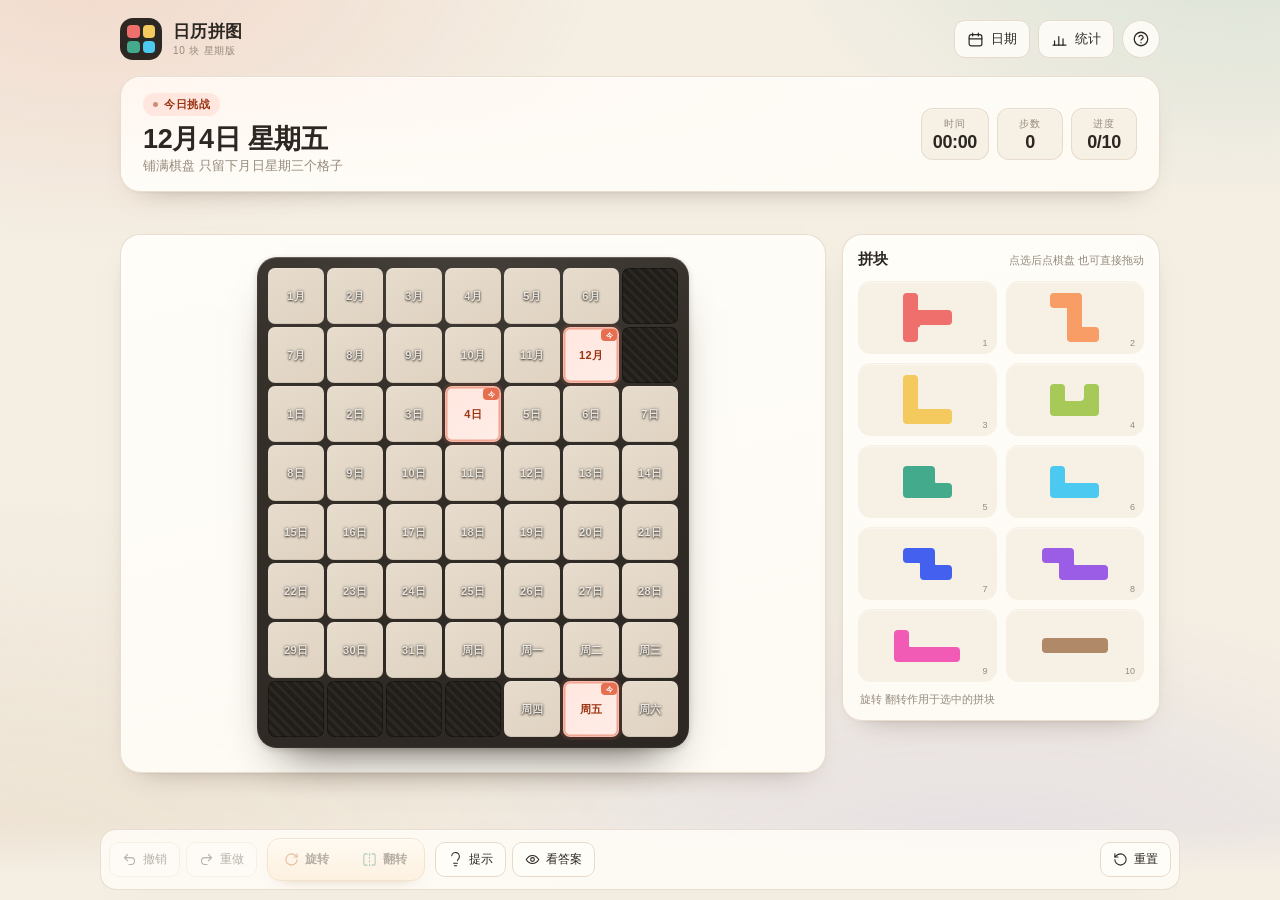
<file: index.html>
<!DOCTYPE html>
<html lang="zh-CN">
<head>
  <meta charset="utf-8">
  <meta name="viewport" content="width=device-width, initial-scale=1, viewport-fit=cover, user-scalable=no">
  <meta name="theme-color" content="#f4eee3">
  <meta name="description" content="10 块日历拼图 铺满棋盘 只留下月 日 星期三个格子 每天一道 离线可玩">
  <title>日历拼图 10 块星期版</title>
  <link rel="manifest" href="manifest.webmanifest">
  <link rel="apple-touch-icon" href="icons/icon-192.png">
  <link rel="icon" type="image/png" href="icons/icon-192.png">
  <link rel="stylesheet" href="styles.css">
</head>
<body>
  <svg class="sprite" xmlns="http://www.w3.org/2000/svg" aria-hidden="true" focusable="false">
    <symbol id="i-undo" viewBox="0 0 24 24"><path d="M9 14 4 9l5-5"/><path d="M4 9h10.5a5.5 5.5 0 0 1 0 11H11"/></symbol>
    <symbol id="i-redo" viewBox="0 0 24 24"><path d="m15 14 5-5-5-5"/><path d="M20 9H9.5a5.5 5.5 0 0 0 0 11H13"/></symbol>
    <symbol id="i-rotate" viewBox="0 0 24 24"><path d="M21 12a9 9 0 1 1-9-9c2.52 0 4.94.99 6.74 2.74L21 8"/><path d="M21 3v5h-5"/></symbol>
    <symbol id="i-flip" viewBox="0 0 24 24"><path d="M8 3H5a2 2 0 0 0-2 2v14c0 1.1.9 2 2 2h3"/><path d="M16 3h3a2 2 0 0 1 2 2v14a2 2 0 0 1-2 2h-3"/><path d="M12 20v2M12 14v2M12 8v2M12 2v3"/></symbol>
    <symbol id="i-hint" viewBox="0 0 24 24"><path d="M15 14c.2-1 .7-1.7 1.5-2.5 1-.9 1.5-2.2 1.5-3.5A6 6 0 0 0 6 6 0 0 0 0 9.5c0 1 .5 2.2 1.5 3.1.8.7 1.3 1.5 1.5 2.5"/><path d="M9 18h6"/><path d="M10 22h4"/></symbol>
    <symbol id="i-answer" viewBox="0 0 24 24"><path d="M2 12c2.5-4.2 6-6.5 10-6.5s7.5 2.3 10 6.5c-2.5 4.2-6 6.5-10 6.5S4.5 16.2 2 12Z"/><circle cx="12" cy="12" r="3"/></symbol>
    <symbol id="i-reset" viewBox="0 0 24 24"><path d="M3 12a9 9 0 1 0 9-9 9.75 9.75 0 0 0-6.74 2.74L3 8"/><path d="M3 3v5h5"/></symbol>
    <symbol id="i-calendar" viewBox="0 0 24 24"><rect x="3" y="5" width="18" height="16" rx="3"/><path d="M8 3v4M16 3v4M3 11h18"/></symbol>
    <symbol id="i-stats" viewBox="0 0 24 24"><path d="M5 20v-6M11 20V8M17 20v-9"/><path d="M3 20h18"/></symbol>
    <symbol id="i-help" viewBox="0 0 24 24"><circle cx="12" cy="12" r="9"/><path d="M9.2 9a2.9 2.9 0 0 1 5.6 1c0 1.9-2.8 2.4-2.8 3.4"/><path d="M12 17h.01"/></symbol>
    <symbol id="i-install" viewBox="0 0 24 24"><path d="M21 15v4a2 2 0 0 1-2 2H5a2 2 0 0 1-2-2v-4"/><path d="m7 10 5 5 5-5"/><path d="M12 15V3"/></symbol>
    <symbol id="i-close" viewBox="0 0 24 24"><path d="M18 6 6 18M6 6l12 12"/></symbol>
    <symbol id="i-minus" viewBox="0 0 24 24"><path d="M5 12h14"/></symbol>
    <symbol id="i-plus" viewBox="0 0 24 24"><path d="M12 5v14M5 12h14"/></symbol>
    <symbol id="i-check" viewBox="0 0 24 24"><path d="m20 6-11 11-5-5"/></symbol>
    <symbol id="i-flame" viewBox="0 0 24 24"><path d="M8.5 14.5A2.5 2.5 0 0 0 11 12c0-1.38-.5-2-1-3-1.072-2.143-.224-4.054 2-6 .5 2.5 2 4.9 4 6.5 2 1.6 3 3.5 3 5.5a7 7 0 1 1-14 0c0-1.153.433-2.294 1-3a2.5 2.5 0 0 0 2.5 2.5Z"/></symbol>
    <symbol id="i-award" viewBox="0 0 24 24"><circle cx="12" cy="8" r="6"/><path d="M15.477 12.89 17 22l-5-3-5 3 1.523-9.11"/></symbol>
    <symbol id="i-clock" viewBox="0 0 24 24"><circle cx="12" cy="12" r="9"/><path d="M12 7v5l3 2"/></symbol>
    <symbol id="i-gauge" viewBox="0 0 24 24"><path d="m12 14 4-4"/><path d="M3.34 19a10 10 0 1 1 17.32 0"/></symbol>
  </svg>

  <div class="app">
    <header class="topbar">
      <div class="brand">
        <span class="brand-mark" aria-hidden="true"><i></i><i></i><i></i><i></i></span>
        <span class="brand-text">
          <b>日历拼图</b>
          <small>10 块 星期版</small>
        </span>
      </div>
      <nav class="top-actions">
        <button id="btnInstall" class="btn subtle icon-sm install-btn" hidden>
          <svg class="ico" aria-hidden="true"><use href="#i-install"/></svg><span class="label">安装到设备</span>
        </button>
        <button id="btnDate" class="btn subtle icon-sm">
          <svg class="ico" aria-hidden="true"><use href="#i-calendar"/></svg><span class="label">日期</span>
        </button>
        <button id="btnStats" class="btn subtle icon-sm">
          <svg class="ico" aria-hidden="true"><use href="#i-stats"/></svg><span class="label">统计</span>
        </button>
        <button id="btnHelp" class="btn subtle icon" aria-label="帮助与安装说明">
          <svg class="ico" aria-hidden="true"><use href="#i-help"/></svg>
        </button>
      </nav>
    </header>

    <main class="layout">
      <section class="challenge panel">
        <div class="challenge-left">
          <div class="challenge-head">
            <span id="challengeTag" class="challenge-tag">今日挑战</span>
            <span id="challengeYear" class="challenge-year" hidden></span>
            <button id="btnBackToday" class="back-today" type="button" hidden>
              <svg class="ico" aria-hidden="true"><use href="#i-calendar"/></svg>回到今天
            </button>
          </div>
          <h1 id="challengeTitle">11月2日 星期一</h1>
          <p class="challenge-sub">铺满棋盘 只留下月日星期三个格子</p>
        </div>
        <div class="metrics">
          <div class="metric"><span>时间</span><strong id="timer">00:00</strong></div>
          <div class="metric"><span>步数</span><strong id="moves">0</strong></div>
          <div class="metric"><span>进度</span><strong id="progress">0/10</strong></div>
        </div>
      </section>

      <section class="board-card panel">
        <div class="board-wrap">
          <div id="board" class="board" role="grid" aria-label="日历拼图棋盘"></div>
        </div>
        <div id="answerBar" class="answer-bar" hidden>
          <span id="answerText">答案模式</span>
          <div class="answer-actions">
            <button id="answerNext" class="mini-btn" type="button">换一种</button>
            <button id="answerReset" class="mini-btn" type="button">重新开始</button>
          </div>
        </div>
      </section>

      <aside class="tray-card panel">
        <div class="tray-head">
          <h2>拼块</h2>
          <span>点选后点棋盘 也可直接拖动</span>
        </div>
        <div id="tray" class="tray" aria-label="拼块列表"></div>
        <p class="tray-foot">旋转 翻转作用于选中的拼块</p>
      </aside>
    </main>

    <footer class="dock">
      <div class="dock-inner">
        <div class="dock-group">
          <button id="btnUndo" class="dock-btn" type="button" aria-label="撤销">
            <svg class="ico" aria-hidden="true"><use href="#i-undo"/></svg><span>撤销</span>
          </button>
          <button id="btnRedo" class="dock-btn" type="button" aria-label="重做">
            <svg class="ico" aria-hidden="true"><use href="#i-redo"/></svg><span>重做</span>
          </button>
        </div>
        <div class="dock-group dock-transform">
          <button id="btnRotate" class="dock-btn" type="button" aria-label="旋转选中拼块">
            <svg class="ico" aria-hidden="true"><use href="#i-rotate"/></svg><span>旋转</span>
          </button>
          <button id="btnFlip" class="dock-btn" type="button" aria-label="翻转选中拼块">
            <svg class="ico" aria-hidden="true"><use href="#i-flip"/></svg><span>翻转</span>
          </button>
        </div>
        <div class="dock-group">
          <button id="btnHint" class="dock-btn" type="button" aria-label="提示">
            <svg class="ico" aria-hidden="true"><use href="#i-hint"/></svg><span>提示</span>
          </button>
          <button id="btnAnswer" class="dock-btn" type="button" aria-label="查看答案">
            <svg class="ico" aria-hidden="true"><use href="#i-answer"/></svg><span id="answerLabel">看答案</span>
          </button>
        </div>
        <div class="dock-group dock-right">
          <button id="btnReset" class="dock-btn" type="button" aria-label="重置">
            <svg class="ico" aria-hidden="true"><use href="#i-reset"/></svg><span>重置</span>
          </button>
        </div>
      </div>
    </footer>
  </div>

  <div id="installTip" class="install-tip" role="dialog" aria-live="polite" aria-label="安装到主屏幕" hidden>
    <span class="install-tip-icon" aria-hidden="true">
      <svg class="ico" aria-hidden="true"><use href="#i-install"/></svg>
    </span>
    <div class="install-tip-text">
      <strong id="installTipTitle">装到桌面 离线也能玩</strong>
      <span id="installTipSub">独立全屏 没有地址栏</span>
    </div>
    <button id="installTipGo" class="btn primary install-tip-go" type="button">安装</button>
    <a id="installTipDown" class="btn primary install-tip-go" href="download/calendar-puzzle.apk" download hidden>下载</a>
    <button id="installTipClose" class="install-tip-close" type="button" aria-label="暂不安装">
      <svg class="ico" aria-hidden="true"><use href="#i-close"/></svg>
    </button>
  </div>

  <div id="toast" class="toast" aria-live="polite"></div>

  <div id="dateModal" class="modal" aria-hidden="true" role="dialog" aria-modal="true" aria-labelledby="dateModalTitle">
    <div class="modal-card date-card">
      <div class="modal-head">
        <h2 id="dateModalTitle">选择日期</h2>
        <button class="modal-close" type="button" data-close aria-label="关闭">
          <svg class="ico" aria-hidden="true"><use href="#i-close"/></svg>
        </button>
      </div>
      <div class="date-preview">
        <strong id="datePreview">2026年11月6日 星期五</strong>
        <span>星期按年月日自动计算</span>
      </div>
      <div class="date-section">
        <h3>年份</h3>
        <div class="year-row">
          <button id="yearPrev" class="year-step" type="button" aria-label="上一年">
            <svg class="ico" aria-hidden="true"><use href="#i-minus"/></svg>
          </button>
          <input id="yearInput" class="year-input" type="number" inputmode="numeric" min="1" max="9999" step="1" aria-label="年份">
          <button id="yearNext" class="year-step" type="button" aria-label="下一年">
            <svg class="ico" aria-hidden="true"><use href="#i-plus"/></svg>
          </button>
        </div>
      </div>
      <div class="date-section">
        <h3>月份</h3>
        <div id="monthGrid" class="chips month-chips"></div>
      </div>
      <div class="date-section">
        <h3>日期</h3>
        <div id="dayGrid" class="chips day-chips"></div>
      </div>
      <p class="date-warning" id="dateWarning">切换日期会开始新的一局 当前进度不保留</p>
      <div class="modal-actions">
        <button id="btnToday" class="btn subtle" type="button">今天</button>
        <button id="btnRandom" class="btn subtle" type="button">随机一天</button>
        <button id="btnApplyDate" class="btn primary" type="button">开始这一局</button>
      </div>
    </div>
  </div>

  <div id="statsModal" class="modal" aria-hidden="true" role="dialog" aria-modal="true" aria-labelledby="statsModalTitle">
    <div class="modal-card stats-card">
      <div class="modal-head">
        <h2 id="statsModalTitle">统计</h2>
        <button class="modal-close" type="button" data-close aria-label="关闭">
          <svg class="ico" aria-hidden="true"><use href="#i-close"/></svg>
        </button>
      </div>
      <div class="stats-summary">
        <div class="stat-hero">
          <span class="stat-icon hero-icon"><svg class="ico" aria-hidden="true"><use href="#i-flame"/></svg></span>
          <div class="stat-main">
            <span class="stat-label">连续每日挑战</span>
            <div class="stat-value"><strong id="statStreak">0</strong><span class="unit">天</span></div>
          </div>
          <span id="statToday" class="stat-chip">今日待完成</span>
        </div>
        <div class="stats-row">
          <div class="stat-mini">
            <span class="stat-icon"><svg class="ico" aria-hidden="true"><use href="#i-award"/></svg></span>
            <span class="stat-label">完成局数</span>
            <div class="stat-value"><strong id="statWins">0</strong><span class="unit">局</span></div>
          </div>
          <div class="stat-mini">
            <span class="stat-icon"><svg class="ico" aria-hidden="true"><use href="#i-clock"/></svg></span>
            <span class="stat-label">最佳时间</span>
            <div class="stat-value time"><strong id="statBest">—</strong></div>
          </div>
          <div class="stat-mini">
            <span class="stat-icon"><svg class="ico" aria-hidden="true"><use href="#i-gauge"/></svg></span>
            <span class="stat-label">平均时间</span>
            <div class="stat-value time"><strong id="statAvg">—</strong></div>
          </div>
        </div>
      </div>
      <div class="heat-block">
        <div class="heat-head">
          <h3>最近 8 周</h3>
          <span id="heatDetail" class="heat-detail" aria-live="polite">点按日期查看</span>
        </div>
        <div class="heat-body">
          <div class="heat-weekdays" aria-hidden="true"><span>日</span><span>一</span><span>二</span><span>三</span><span>四</span><span>五</span><span>六</span></div>
          <div id="heatmap" class="heatmap" role="group" aria-label="最近八周完成情况"></div>
        </div>
        <div class="heat-legend" aria-hidden="true">
          <span class="heat-key"><i class="key-dot daily"></i>每日挑战</span>
          <span class="heat-key"><i class="key-dot free"></i>自由日期</span>
          <span class="heat-key"><i class="key-dot empty"></i>未完成</span>
          <span class="heat-key"><i class="key-dot today"></i>今日</span>
        </div>
      </div>
      <div class="stats-foot">
        <span>每日挑战 <strong id="footDaily">0</strong> 天</span>
        <span>查看答案 <strong id="footViewed">0</strong> 次</span>
      </div>
    </div>
  </div>

  <div id="helpModal" class="modal" aria-hidden="true" role="dialog" aria-modal="true" aria-labelledby="helpModalTitle">
    <div class="modal-card help-card">
      <div class="modal-head">
        <h2 id="helpModalTitle">玩法与离线使用</h2>
        <button class="modal-close" type="button" data-close aria-label="关闭">
          <svg class="ico" aria-hidden="true"><use href="#i-close"/></svg>
        </button>
      </div>

      <section class="help-section">
        <h3>怎么玩</h3>
        <p>棋盘 7 列 8 行 共 56 格 深色墙格与三个日期格不能覆盖 把 10 块拼图全部放进棋盘 恰好留出月 日 星期三格 星期按所选年月日自动算出 不用手动选择</p>
        <ul>
          <li>换日期请点顶部「日期」按钮 可以选年 月 日 星期按所选日期自动计算 顶部回到今天可一键还原</li>
          <li>点一下拼块选中 再点棋盘放置 也可以直接拖动拼块到棋盘</li>
          <li>点旋转或翻转调整选中拼块的朝向 允许翻转</li>
          <li>点棋盘上已放置的拼块可以取下 点拼块托盘里的已用拼块也可以取下</li>
          <li>提示会在当前摆法的基础上给出下一块的位置 看答案会展示一种完整解法 本局不计入连胜</li>
        </ul>
      </section>

      <section class="help-section">
        <h3>安装到 Android</h3>
        <ol>
          <li>Chrome 打开本页面 点顶部安装按钮 或菜单里的安装应用</li>
          <li>夸克 UC QQ 微信等浏览器 点工具栏菜单 选 添加到桌面 或 添加到主屏幕</li>
          <li>找不到入口 直接下载安装包 装好后桌面有图标 断网也能玩</li>
        </ol>
        <a class="btn primary help-download" href="download/calendar-puzzle.apk" download>下载 Android 安装包 APK</a>
        <p class="help-note">安装包约 65 KB 首次安装需允许未知来源应用 装好后不依赖浏览器与网络</p>
      </section>

      <section class="help-section">
        <h3>安装到 Windows</h3>
        <ol>
          <li>用 Chrome 或 Edge 打开本页面</li>
          <li>点地址栏右侧的安装图标 或菜单里的安装日历拼图</li>
          <li>安装后会生成桌面快捷方式 离线可直接启动</li>
        </ol>
        <p class="help-note">也可以下载单文件离线版 双击即可在浏览器中玩 不需要联网</p>
        <a id="offlineLink" class="btn subtle help-download" href="calendar-puzzle-standalone.html" download>保存单文件离线版</a>
      </section>

      <section class="help-section">
        <h3>说明</h3>
        <p>标准 10 块星期版有 2604 种日期组合 全部有解 进度与统计只保存在本机浏览器</p>
      </section>
    </div>
  </div>

  <div id="winModal" class="modal" aria-hidden="true" role="dialog" aria-modal="true" aria-labelledby="winTitle">
    <div class="modal-card win-card">
      <div id="confetti" class="confetti" aria-hidden="true"></div>
      <div class="win-check" aria-hidden="true">
        <svg class="ico" aria-hidden="true"><use href="#i-check"/></svg>
      </div>
      <h2 id="winTitle">拼好了</h2>
      <p id="winSub" class="win-sub">今天的日历拼图完成了</p>
      <div class="win-stats">
        <div><span>时间</span><strong id="winTime">00:00</strong></div>
        <div><span>步数</span><strong id="winMoves">10</strong></div>
        <div><span>提示</span><strong id="winHints">0</strong></div>
      </div>
      <p id="winNote" class="win-note"></p>
      <div class="modal-actions win-actions">
        <button id="winReplay" class="btn subtle" type="button">再来一局</button>
        <button id="winDate" class="btn subtle" type="button">换个日期</button>
        <button id="winStats" class="btn subtle" type="button">看统计</button>
        <button id="winConfirm" class="btn primary win-confirm" type="button">
          <svg class="ico" aria-hidden="true"><use href="#i-check"/></svg>确认
        </button>
      </div>
    </div>
  </div>

  <script src="src/pieces.js"></script>
  <script src="src/solver.js"></script>
  <script src="src/storage.js"></script>
  <script src="src/game.js"></script>
  <script src="src/app.js"></script>
</body>
</html>
</file>
<file: styles.css>
:root {
  --bg: #f4eee3;
  --bg-deep: #ede2d2;
  --glow1: #fffaf0;
  --glow2: #e9dcc9;
  --surface: #fffdf8;
  --surface-2: #f7f0e4;
  --surface-translucent: rgba(255, 253, 248, 0.84);
  --ink: #2c2722;
  --ink-2: #5d554c;
  --muted: #958a7d;
  --line: #e6dacb;
  --line-strong: #d7c8b5;
  --frame: #38322c;
  --frame-2: #2c2722;
  --cell-empty: #e7dccd;
  --cell-empty-2: #dfd2c1;
  --wall: #211e1a;
  --accent: #e76f51;
  --accent-soft: #ffe7df;
  --accent-ink: #9a3412;
  --teal: #2a9d8f;
  --teal-soft: #dff3ef;
  --indigo: #4f46e5;
  --indigo-soft: #e8e7fd;
  --good: #0f766e;
  --shadow: 0 26px 50px -30px rgba(73, 55, 38, 0.55);
  --shadow-soft: 0 14px 30px -22px rgba(73, 55, 38, 0.55);
  --radius: 20px;
  --radius-sm: 10px;
  --radius-md: 14px;
  --radius-lg: 22px;
  --mini: 15px;
  --mini-r: 4px;
  --piece-r: 10px;
  --ease: cubic-bezier(0.22, 0.9, 0.24, 1);
  --ease-out: cubic-bezier(0.16, 1, 0.3, 1);
  --ease-press: cubic-bezier(0.3, 0.7, 0.35, 1);
  --ring: 0 0 0 3px color-mix(in srgb, var(--accent) 18%, transparent);
  color-scheme: light dark;
}

@media (prefers-color-scheme: dark) {
  :root {
    --bg: #15130f;
    --bg-deep: #100f0c;
    --glow1: #1f1b15;
    --glow2: #191611;
    --surface: #201d18;
    --surface-2: #2a261f;
    --surface-translucent: rgba(32, 29, 24, 0.86);
    --ink: #f4ede2;
    --ink-2: #c8bda9;
    --muted: #8f8370;
    --line: #383228;
    --line-strong: #4a4235;
    --frame: #0f0e0c;
    --frame-2: #080807;
    --cell-empty: #2c2821;
    --cell-empty-2: #26221c;
    --wall: #0a0908;
    --accent: #f07a5c;
    --accent-soft: #3a211a;
    --accent-ink: #ffb39c;
    --teal: #4cc2b2;
    --teal-soft: #142e2b;
    --indigo: #8b85ff;
    --indigo-soft: #211f3d;
    --good: #4cc2b2;
    --shadow: 0 26px 50px -30px rgba(0, 0, 0, 0.8);
    --shadow-soft: 0 14px 30px -22px rgba(0, 0, 0, 0.75);
  }
}

* { box-sizing: border-box; }

html, body {
  margin: 0;
  min-height: 100%;
}

body {
  font-family: -apple-system, BlinkMacSystemFont, "Segoe UI", "PingFang SC", "Hiragino Sans GB", "Microsoft YaHei", sans-serif;
  background: var(--bg);
  color: var(--ink);
  -webkit-font-smoothing: antialiased;
  overflow-x: hidden;
  -webkit-tap-highlight-color: transparent;
}

body::before {
  content: "";
  position: fixed;
  inset: -12%;
  z-index: 0;
  pointer-events: none;
  background: var(--glow1);
  background:
    radial-gradient(46% 38% at 16% 6%, color-mix(in srgb, var(--accent) 16%, transparent), transparent 68%),
    radial-gradient(42% 36% at 88% 2%, color-mix(in srgb, var(--teal) 14%, transparent), transparent 70%),
    radial-gradient(52% 46% at 72% 96%, color-mix(in srgb, var(--indigo) 12%, transparent), transparent 72%),
    radial-gradient(60% 50% at 8% 92%, color-mix(in srgb, var(--glow2) 80%, transparent), transparent 75%);
  animation: aurora 20s ease-in-out infinite alternate;
}

body.modal-open { overflow: hidden; }

button {
  font-family: inherit;
  color: inherit;
}

button:focus-visible,
.btn:focus-visible,
.chip:focus-visible,
.tray-piece:focus-visible,
a.btn:focus-visible {
  outline: 2px solid color-mix(in srgb, var(--accent) 58%, transparent);
  outline-offset: 2px;
}

[hidden] { display: none !important; }

.sprite {
  position: absolute;
  width: 0;
  height: 0;
  overflow: hidden;
}

.ico {
  width: 16px;
  height: 16px;
  flex: 0 0 auto;
  fill: none;
  stroke: currentColor;
  stroke-width: 1.7;
  stroke-linecap: round;
  stroke-linejoin: round;
}

.app {
  position: relative;
  z-index: 1;
  min-height: 100vh;
  min-height: 100dvh;
  display: flex;
  flex-direction: column;
}

/* ---------- 顶栏 ---------- */
.topbar {
  width: min(1080px, 100%);
  margin: 0 auto;
  padding: 18px 20px 10px;
  display: flex;
  align-items: center;
  justify-content: space-between;
  gap: 16px;
  animation: fadeDown 0.7s var(--ease-out) both;
}

.brand {
  display: flex;
  align-items: center;
  gap: 11px;
  user-select: none;
}

.brand-mark {
  width: 42px;
  height: 42px;
  border-radius: 13px;
  background: var(--ink);
  padding: 7px;
  display: grid;
  grid-template-columns: 1fr 1fr;
  gap: 3px;
  box-shadow: var(--shadow-soft);
  flex: 0 0 auto;
  transition: transform 0.4s var(--ease);
}
.brand:hover .brand-mark { transform: rotate(-4deg) scale(1.04); }

.brand-mark i { display: block; border-radius: 4px; transition: transform 0.4s var(--ease); }
.brand-mark i:nth-child(1) { background: #ef6f6c; }
.brand-mark i:nth-child(2) { background: #f4c95d; }
.brand-mark i:nth-child(3) { background: #43aa8b; }
.brand-mark i:nth-child(4) { background: #4cc9f0; }
.brand:hover .brand-mark i:nth-child(1) { transform: translate(-2px, -2px); }
.brand:hover .brand-mark i:nth-child(4) { transform: translate(2px, 2px); }

.brand-text { display: flex; flex-direction: column; line-height: 1.15; }
.brand-text b { font-size: 17px; font-weight: 650; letter-spacing: 0.015em; }
.brand-text small { font-size: 10px; color: var(--muted); letter-spacing: 0.08em; margin-top: 3px; }

.top-actions { display: flex; align-items: center; gap: 8px; flex-wrap: wrap; justify-content: flex-end; }

.btn {
  border: 1px solid var(--line);
  background: var(--surface);
  border-radius: 11px;
  padding: 9px 14px;
  font-size: 13px;
  cursor: pointer;
  display: inline-flex;
  align-items: center;
  justify-content: center;
  gap: 7px;
  box-shadow: 0 1px 0 rgba(255, 255, 255, 0.5) inset;
  transition:
    background-color 0.2s ease,
    border-color 0.2s ease,
    transform 0.22s var(--ease),
    box-shadow 0.22s ease,
    color 0.2s ease;
}
.btn:hover { background: var(--surface-2); border-color: var(--line-strong); transform: translateY(-1px) scale(1.03); }
.btn:active { transform: scale(0.955); box-shadow: none; transition-duration: 0.12s; }
.btn.subtle { background: var(--surface-translucent); backdrop-filter: blur(10px); }
.btn.primary { background: var(--ink); border-color: var(--ink); color: var(--surface); }
.btn.primary:hover { background: var(--ink-2); border-color: var(--ink-2); }
.btn.icon {
  padding: 0;
  display: inline-grid;
  place-items: center;
}
.btn.icon { width: 38px; height: 38px; border-radius: 50%; }
.btn.icon-sm {
  width: auto;
  height: 38px;
  padding: 0 12px;
  gap: 7px;
  border-radius: 11px;
  display: inline-flex;
  align-items: center;
  justify-content: center;
}
.btn.icon-sm .ico { width: 17px; height: 17px; }
.btn.icon .ico { width: 18px; height: 18px; }
.btn.install-btn {
  background: var(--accent);
  border-color: var(--accent);
  color: #fff;
  font-weight: 600;
}
.btn.install-btn:hover { background: #d95f42; border-color: #d95f42; }

/* ---------- 布局 ---------- */
.layout {
  width: min(1080px, 100%);
  margin: 0 auto;
  padding: 6px 20px 20px;
  display: grid;
  grid-template-columns: minmax(0, 1fr) 318px;
  grid-template-areas:
    "challenge challenge"
    "board tray";
  gap: 16px;
  align-items: start;
  flex: 1;
}

.panel {
  background: var(--surface);
  background: linear-gradient(168deg, var(--surface), color-mix(in srgb, var(--surface) 82%, var(--surface-2)));
  border: 1px solid color-mix(in srgb, var(--line) 88%, transparent);
  border-radius: var(--radius);
  box-shadow:
    0 1px 0 color-mix(in srgb, #fff 55%, transparent) inset,
    0 1px 2px rgba(60, 45, 30, 0.04),
    var(--shadow-soft);
}

.challenge {
  grid-area: challenge;
  padding: 16px 22px;
  display: flex;
  align-items: center;
  justify-content: space-between;
  gap: 20px;
  background:
    radial-gradient(120% 160% at 0% 0%, color-mix(in srgb, var(--accent-soft) 34%, transparent), transparent 58%),
    linear-gradient(168deg, var(--surface), color-mix(in srgb, var(--surface) 82%, var(--surface-2)));
  animation: riseIn 0.7s 0.06s var(--ease-out) both;
}

.challenge-left { min-width: 0; }

.challenge-head { display: flex; align-items: center; gap: 8px; flex-wrap: wrap; }

.back-today {
  display: inline-flex;
  align-items: center;
  gap: 5px;
  padding: 4px 10px;
  border: 1px solid var(--line);
  border-radius: 999px;
  background: var(--surface);
  color: var(--muted);
  font-family: inherit;
  font-size: 11px;
  font-weight: 600;
  cursor: pointer;
  transition: color 0.2s ease, border-color 0.2s ease, transform 0.22s var(--ease);
}
.back-today .ico { width: 12px; height: 12px; }
.back-today:hover { color: var(--accent-ink); border-color: var(--accent-soft); }
.back-today:active { transform: scale(0.95); }

.challenge-year {
  display: inline-flex;
  align-items: center;
  padding: 4px 10px;
  border-radius: 999px;
  border: 1px solid var(--line);
  background: var(--surface);
  color: var(--ink-2);
  font-size: 11px;
  font-weight: 600;
  font-variant-numeric: tabular-nums;
  letter-spacing: 0.02em;
}

.challenge-tag {
  display: inline-flex;
  align-items: center;
  gap: 6px;
  padding: 4px 10px;
  border-radius: 999px;
  background: var(--accent-soft);
  color: var(--accent-ink);
  font-size: 11px;
  font-weight: 600;
  letter-spacing: 0.05em;
  transition: background-color 0.25s ease, color 0.25s ease, transform 0.25s var(--ease);
}
.challenge-tag.free { background: var(--indigo-soft); color: var(--indigo); }
.challenge-tag.done { background: var(--teal-soft); color: var(--good); }
.challenge-tag.pop { animation: tagPop 0.45s var(--ease); }
/* 今日挑战 小圆点轻呼吸 非今日状态保持静止 */
.challenge-tag::before {
  content: '';
  width: 5px;
  height: 5px;
  border-radius: 50%;
  background: currentColor;
  opacity: 0.5;
  animation: tagDot 2.6s ease-in-out infinite;
}
.challenge-tag.free::before,
.challenge-tag.done::before { animation: none; opacity: 0.42; }

.challenge h1 {
  margin: 8px 0 3px;
  font-size: clamp(20px, 3.2vw, 27px);
  font-weight: 650;
  letter-spacing: -0.012em;
  line-height: 1.15;
}
.challenge h1.swap { animation: titleSwap 0.5s var(--ease-out); }

.challenge-sub { margin: 0; font-size: 12.5px; letter-spacing: 0.01em; color: var(--muted); }

.metrics { display: flex; gap: 8px; flex: 0 0 auto; }
.metric {
  min-width: 66px;
  padding: 8px 11px 7px;
  border-radius: 12px;
  background: linear-gradient(165deg, var(--surface-2), color-mix(in srgb, var(--surface-2) 88%, var(--bg)));
  border: 1px solid color-mix(in srgb, var(--line) 90%, transparent);
  box-shadow: 0 1px 0 color-mix(in srgb, #fff 38%, transparent) inset;
  text-align: center;
  transition: transform 0.25s var(--ease), border-color 0.25s ease;
}
.metric span { display: block; font-size: 10px; color: var(--muted); letter-spacing: 0.08em; }
.metric strong {
  display: block;
  margin-top: 2px;
  font-size: 18px;
  font-variant-numeric: tabular-nums;
  letter-spacing: -0.02em;
  line-height: 1.1;
}
.metric strong.bump { animation: metricBump 0.42s var(--ease); }

.board-card {
  grid-area: board;
  padding: 10px 10px 12px;
  display: flex;
  flex-direction: column;
  min-width: 0;
  animation: riseIn 0.75s 0.12s var(--ease-out) both;
}

.board-wrap {
  display: flex;
  align-items: center;
  justify-content: center;
  padding: 12px 4px;
}

.board {
  --cell: 56px;
  --gap: 3px;
  --pad: 11px;
  --piece-r: 7px;
  position: relative;
  isolation: isolate;
  display: grid;
  grid-template-columns: repeat(7, var(--cell));
  grid-auto-rows: var(--cell);
  gap: var(--gap);
  padding: var(--pad);
  border-radius: 20px;
  background:
    radial-gradient(120% 90% at 50% -20%, rgba(255, 255, 255, 0.1), transparent 60%),
    linear-gradient(160deg, var(--frame), var(--frame-2));
  box-shadow:
    inset 0 1px 0 rgba(255, 255, 255, 0.16),
    inset 0 0 0 1px rgba(255, 255, 255, 0.045),
    0 26px 44px -26px rgba(30, 22, 14, 0.82),
    0 2px 6px rgba(30, 22, 14, 0.16);
  touch-action: none;
  user-select: none;
  margin: 0 auto;
}

/* 拼块整体形状层 */
.piece-layer {
  position: absolute;
  left: var(--pad);
  top: var(--pad);
  width: calc(var(--cell) * 7 + var(--gap) * 6);
  height: calc(var(--cell) * 8 + var(--gap) * 7);
  pointer-events: none;
  z-index: 2;
}

.piece {
  position: absolute;
  filter: drop-shadow(0 3px 3px rgba(28, 19, 10, 0.24));
  will-change: transform, opacity;
}
.piece-svg {
  display: block;
  width: 100%;
  height: 100%;
}

/* 固定标签层：所有格统一标签规范 位置居中 字号与颜色层级一致 */
.label-layer {
  position: absolute;
  left: var(--pad);
  top: var(--pad);
  width: calc(var(--cell) * 7 + var(--gap) * 6);
  height: calc(var(--cell) * 8 + var(--gap) * 7);
  display: grid;
  grid-template-columns: repeat(7, var(--cell));
  grid-auto-rows: var(--cell);
  gap: var(--gap);
  pointer-events: none;
  z-index: 3;
}

.cell-label {
  position: relative;
  display: grid;
  place-items: center;
  border-radius: var(--cell-r, 7px);
  font-size: 11px;
  font-weight: 600;
  line-height: 1;
  letter-spacing: 0.02em;
  font-variant-numeric: tabular-nums;
  color: rgba(255, 253, 248, 0.84);
  text-shadow: 0 1px 2px rgba(20, 14, 8, 0.72), 0 0 3px rgba(20, 14, 8, 0.56);
  transition: color 0.22s ease, text-shadow 0.22s ease;
}
/* 选中格用同一套暖色强调：浅底 + 深字 */
.cell-label.target {
  color: var(--accent-ink);
  font-weight: 700;
  text-shadow: none;
}
/* 拼块盖住的格隐藏数字 拼块看起来是一整块 */
.cell-label.covered {
  color: transparent;
  text-shadow: none;
}
/* 今天的三个格统一用一个「今」角标 */
.cell-label.is-today::after {
  content: '今';
  position: absolute;
  top: 2px;
  right: 2px;
  min-width: 12px;
  height: 12px;
  padding: 0 2px;
  display: grid;
  place-items: center;
  border-radius: 4px;
  background: var(--accent);
  color: #fff;
  font-size: 7px;
  font-weight: 700;
  line-height: 1;
  letter-spacing: 0;
  text-shadow: none;
  animation: todayBreath 3.4s ease-in-out infinite;
}
.piece.enter { animation: pieceIn 0.36s var(--ease-out) backwards; }
.piece.hint-piece {
  opacity: 0.42;
  animation: hintFloat 1.7s ease-in-out infinite;
  filter: drop-shadow(0 0 8px rgba(231, 111, 81, 0.45));
}
.piece.answer-piece { filter: drop-shadow(0 4px 5px rgba(28, 19, 10, 0.28)); }
.piece.reveal-piece { animation: pieceReveal 0.5s var(--ease-out) both; }
.piece.out { pointer-events: none; }

.cell {
  position: relative;
  border-radius: 7px;
  background: var(--cell-empty);
  transition: background-color 0.2s ease, box-shadow 0.2s ease, transform 0.16s var(--ease-press);
}

/* 入场只在首次建盘时播放 换日期不会重放整盘动画 */
.board.entering .cell {
  animation: cellIn 0.5s var(--ease-out) backwards;
  animation-delay: calc(var(--i, 0) * 9ms + 120ms);
}

/* 换日期只走顶部日期按钮 底盘格子不再切换日期 */
.board:not(.locked) .cell.empty { cursor: pointer; }

/* 换日期时新旧目标格的平滑衔接 */
.cell.target.target-in { animation: targetIn 0.42s var(--ease-out) both; }
.cell.target.target-flash {
  box-shadow:
    inset 0 0 0 1.5px color-mix(in srgb, var(--accent) 58%, transparent),
    0 0 0 3px color-mix(in srgb, var(--accent) 22%, transparent),
    0 0 18px color-mix(in srgb, var(--accent) 30%, transparent);
}
.piece-layer-out {
  z-index: 2;
  pointer-events: none;
  animation: layerFade 0.3s ease both;
}
.piece-layer-out .piece { animation: none !important; }

.board:not(.locked) .cell.empty:active { transform: scale(0.93); }

.cell.empty {
  background: linear-gradient(150deg, var(--cell-empty), var(--cell-empty-2));
  box-shadow:
    inset 0 1px 0 rgba(255, 255, 255, 0.16),
    inset 0 -1px 0 rgba(0, 0, 0, 0.08);
}

.board:not(.locked) .cell.empty:hover {
  background: linear-gradient(150deg, color-mix(in srgb, var(--cell-empty) 88%, #fff), var(--cell-empty-2));
  transform: scale(1.02);
}

.cell.wall {
  background:
    repeating-linear-gradient(45deg, rgba(255, 255, 255, 0.045) 0 3px, transparent 3px 7px),
    var(--wall);
  box-shadow: inset 0 0 0 1px rgba(0, 0, 0, 0.35);
}

/* 三目标格统一用同一个暖色强调 不再按月份 日期 星期各配一种颜色 */
.cell.target {
  background: linear-gradient(156deg, var(--accent-soft), color-mix(in srgb, var(--accent-soft) 76%, #fff));
  border: 1px solid color-mix(in srgb, var(--accent) 38%, transparent);
  box-shadow: inset 0 0 0 1px color-mix(in srgb, var(--accent) 16%, transparent);
}
.cell.target.today-cell {
  box-shadow:
    inset 0 0 0 1.5px color-mix(in srgb, var(--accent) 56%, transparent),
    0 0 0 3px color-mix(in srgb, var(--accent) 12%, transparent);
}

/* 深色模式保持同一套强调 只换深底浅字 */
@media (prefers-color-scheme: dark) {
  .cell.target {
    background: linear-gradient(156deg, var(--accent-soft), color-mix(in srgb, var(--accent-soft) 78%, #000));
    border-color: color-mix(in srgb, var(--accent) 42%, transparent);
  }
}

.cell.preview-valid {
  background: rgba(42, 157, 143, 0.22);
  box-shadow: inset 0 0 0 2px var(--teal);
  transform: scale(0.98);
}
.cell.preview-invalid {
  background: rgba(231, 111, 81, 0.2);
  box-shadow: inset 0 0 0 2px var(--accent);
  transform: scale(0.98);
}

.board.locked .cell { cursor: default; }
.board.shake { animation: boardShake 0.5s ease; }

.answer-bar {
  margin: 2px 6px 0;
  padding: 10px 12px;
  border-radius: 12px;
  border: 1px solid var(--line);
  background: var(--surface-2);
  display: flex;
  align-items: center;
  justify-content: space-between;
  gap: 10px;
  flex-wrap: wrap;
  font-size: 12px;
  color: var(--ink-2);
}
.answer-bar:not([hidden]) { animation: riseIn 0.4s var(--ease-out) both; }
.answer-actions { display: flex; gap: 6px; }
.mini-btn {
  border: 1px solid var(--line-strong);
  background: var(--surface);
  border-radius: 9px;
  padding: 5px 10px;
  font-size: 12px;
  cursor: pointer;
  transition: background-color 0.2s ease, transform 0.2s var(--ease), border-color 0.2s ease;
}
.mini-btn:hover { background: var(--surface-2); transform: translateY(-1px) scale(1.04); }
.mini-btn:active { transform: scale(0.96); }

/* ---------- 拼块托盘 ---------- */
.tray-card {
  grid-area: tray;
  padding: 15px 15px 13px;
  --mini: 15px;
  --mini-r: 4px;
  animation: riseIn 0.75s 0.18s var(--ease-out) both;
}

.tray-head {
  display: flex;
  align-items: baseline;
  justify-content: space-between;
  gap: 10px;
}
.tray-head h2 { margin: 0; font-size: 15px; letter-spacing: 0.02em; }
.tray-head span { font-size: 10.5px; color: var(--muted); }

.tray {
  margin-top: 12px;
  display: grid;
  grid-template-columns: repeat(2, minmax(0, 1fr));
  gap: 9px;
}

.tray-piece {
  position: relative;
  min-height: 73px;
  padding: 7px;
  border: 1px dashed transparent;
  border-radius: 13px;
  background: linear-gradient(180deg, var(--surface-2), color-mix(in srgb, var(--surface-2) 88%, var(--bg)));
  box-shadow: 0 1px 0 color-mix(in srgb, #fff 42%, transparent) inset;
  display: flex;
  align-items: center;
  justify-content: center;
  cursor: grab;
  touch-action: none;
  animation: trayIn 0.5s var(--ease-out) backwards;
  animation-delay: calc(var(--ti, 0) * 45ms + 220ms);
  transition:
    background-color 0.2s ease,
    border-color 0.2s ease,
    box-shadow 0.25s ease,
    opacity 0.25s ease,
    transform 0.25s var(--ease);
}
.tray-piece:hover {
  background: var(--surface);
  border-color: var(--line-strong);
  transform: translateY(-2px) scale(1.02);
}
.tray-piece:active { cursor: grabbing; transform: scale(0.96); }
.tray-piece.selected {
  background: var(--surface);
  border-color: var(--accent);
  box-shadow: 0 0 0 3px rgba(231, 111, 81, 0.14), 0 12px 24px -18px rgba(231, 111, 81, 0.7);
  transform: translateY(-2px);
}
.tray-piece.placed { opacity: 0.34; cursor: pointer; }
.tray-piece.placed .mini { filter: saturate(0.4); }
.tray-piece.hinting { animation: hintPiece 1.6s ease-in-out infinite; }

.mini {
  position: relative;
  display: block;
  transition: transform 0.3s var(--ease);
}
.tray-piece.selected .mini { transform: translateY(-1px) scale(1.03); }
/* 旋转 翻转后在托盘里做一次形变衔接 */
.mini.turn { animation: miniTurn 0.34s var(--ease-out); }
.mini.flipx { animation: miniFlip 0.34s var(--ease-out); }
.tray-num {
  position: absolute;
  right: 8px;
  bottom: 5px;
  font-size: 9px;
  color: var(--muted);
  font-variant-numeric: tabular-nums;
}

.tray-foot {
  margin: 11px 2px 0;
  font-size: 10.5px;
  color: var(--muted);
}

/* ---------- 底部操作栏 ---------- */
.dock {
  position: sticky;
  bottom: 0;
  z-index: 30;
  padding: 10px 20px calc(10px + env(safe-area-inset-bottom));
  background: linear-gradient(to top, var(--bg) 32%, transparent);
  animation: riseIn 0.7s 0.24s var(--ease-out) both;
}

.dock-inner {
  width: min(1080px, 100%);
  margin: 0 auto;
  padding: 8px;
  display: flex;
  align-items: center;
  gap: 10px;
  flex-wrap: wrap;
  border: 1px solid color-mix(in srgb, var(--line) 90%, transparent);
  border-radius: 16px;
  background: color-mix(in srgb, var(--surface) 82%, transparent);
  backdrop-filter: blur(20px) saturate(1.15);
  -webkit-backdrop-filter: blur(20px) saturate(1.15);
  box-shadow:
    0 1px 0 color-mix(in srgb, #fff 45%, transparent) inset,
    var(--shadow);
}

.dock-group { display: flex; gap: 6px; }
.dock-right { margin-left: auto; }

/* 旋转 翻转 独立成簇 图标语义与配色分开 */
.dock-group.dock-transform {
  position: relative;
  padding: 3px;
  border: 1px solid #f4e4cd;
  border-radius: 13px;
  background: linear-gradient(180deg, #fffaf2 0%, #fdf1e0 100%);
  box-shadow: inset 0 1px 0 rgba(255, 255, 255, 0.9), 0 8px 16px -14px rgba(120, 80, 30, 0.55);
}
.dock-transform .dock-btn {
  border-color: transparent;
  background: transparent;
  transition: background-color 0.2s ease, border-color 0.2s ease, transform 0.18s var(--ease), box-shadow 0.2s ease;
}
.dock-transform .dock-btn span { font-weight: 600; letter-spacing: 0.04em; }
#btnRotate .ico { color: #b45309; }
#btnFlip .ico { color: #0f766e; }
.dock-transform .dock-btn:hover { background: #fff; border-color: #f0ddc2; }
.dock-transform .dock-btn:active { transform: scale(0.95); }

.dock-transform.hint { animation: dockPulse 0.9s ease 2; }
.dock-transform.hint #btnRotate .ico { animation: spinOnce 1s cubic-bezier(0.45, 0, 0.2, 1); }
.dock-transform.hint #btnFlip .ico { animation: flipOnce 1s cubic-bezier(0.45, 0, 0.2, 1); }

@keyframes dockPulse {
  0%, 100% { transform: scale(1); }
  40% { transform: scale(1.05); box-shadow: inset 0 1px 0 rgba(255, 255, 255, 0.9), 0 12px 22px -14px rgba(120, 80, 30, 0.5); }
}
@keyframes spinOnce {
  from { transform: rotate(0deg); }
  to { transform: rotate(360deg); }
}
@keyframes flipOnce {
  0% { transform: scaleX(1); }
  45% { transform: scaleX(-1); }
  100% { transform: scaleX(1); }
}

.dock-btn {
  border: 1px solid var(--line);
  background: var(--surface);
  border-radius: 10px;
  padding: 8px 12px;
  font-size: 12px;
  cursor: pointer;
  display: inline-flex;
  align-items: center;
  justify-content: center;
  gap: 6px;
  white-space: nowrap;
  transition:
    background-color 0.2s ease,
    border-color 0.2s ease,
    opacity 0.2s ease,
    transform 0.24s var(--ease),
    box-shadow 0.24s ease;
}
.dock-btn .ico { width: 15px; height: 15px; }
.dock-btn:hover:not(:disabled) {
  background: var(--surface-2);
  border-color: var(--line-strong);
  transform: translateY(-1px) scale(1.04);
  box-shadow: 0 8px 16px -12px rgba(40, 28, 18, 0.6);
}
.dock-btn:active:not(:disabled) { transform: scale(0.95); box-shadow: none; }
.dock-btn:disabled { opacity: 0.34; cursor: default; }
.dock-btn.flash { animation: flashBtn 1.1s ease; }

/* ---------- 拖拽影子 ---------- */
.drag-ghost {
  position: fixed;
  left: 0;
  top: 0;
  z-index: 60;
  display: block;
  pointer-events: none;
  opacity: 0;
  transform-origin: 0 0;
  filter: drop-shadow(0 16px 18px rgba(25, 18, 12, 0.3));
  transition: opacity 0.16s ease;
}
.drag-ghost.show { opacity: 0.96; }
.drag-ghost.invalid { opacity: 0.4; filter: grayscale(0.4) drop-shadow(0 12px 14px rgba(25, 18, 12, 0.22)); }

/* ---------- 安装引导 ---------- */
.install-tip {
  position: fixed;
  left: 50%;
  bottom: calc(64px + env(safe-area-inset-bottom));
  z-index: 65;
  width: min(340px, calc(100vw - 24px));
  display: flex;
  align-items: center;
  gap: 9px;
  padding: 8px 9px 8px 11px;
  border: 1px solid color-mix(in srgb, var(--line) 90%, transparent);
  border-radius: 15px;
  background: color-mix(in srgb, var(--surface) 92%, transparent);
  backdrop-filter: blur(14px) saturate(1.1);
  -webkit-backdrop-filter: blur(14px) saturate(1.1);
  box-shadow:
    0 1px 0 color-mix(in srgb, #fff 45%, transparent) inset,
    0 20px 36px -22px rgba(30, 22, 14, 0.6);
  opacity: 0;
  pointer-events: none;
  transform: translate(-50%, 18px) scale(0.96);
  transition: opacity 0.28s ease, transform 0.38s var(--ease-out);
}
.install-tip.show {
  opacity: 1;
  pointer-events: auto;
  transform: translate(-50%, 0) scale(1);
}
.install-tip-icon {
  width: 32px;
  height: 32px;
  flex: 0 0 auto;
  display: grid;
  place-items: center;
  border-radius: 10px;
  background: var(--accent-soft);
  color: var(--accent-ink);
}
.install-tip-icon .ico { width: 16px; height: 16px; }
.install-tip-text { flex: 1; min-width: 0; line-height: 1.25; }
.install-tip-text strong { display: block; font-size: 12.5px; letter-spacing: 0.01em; }
.install-tip-text span { display: block; margin-top: 1px; font-size: 10px; color: var(--muted); }
.install-tip-go {
  flex: 0 0 auto;
  padding: 8px 13px;
  font-size: 12px;
  border-radius: 9px;
}
.install-tip-close {
  width: 26px;
  height: 26px;
  flex: 0 0 auto;
  display: grid;
  place-items: center;
  padding: 0;
  border: 0;
  border-radius: 50%;
  background: transparent;
  color: var(--muted);
  cursor: pointer;
  transition: color 0.2s ease, transform 0.25s var(--ease);
}
.install-tip-close:hover { color: var(--ink); transform: rotate(90deg); }
.install-tip-close:active { transform: rotate(90deg) scale(0.9); }
.install-tip-close .ico { width: 14px; height: 14px; }

/* ---------- 提示条 ---------- */
.toast {
  position: fixed;
  left: 50%;
  bottom: calc(96px + env(safe-area-inset-bottom));
  z-index: 70;
  transform: translate(-50%, 16px) scale(0.94);
  opacity: 0;
  pointer-events: none;
  max-width: min(90vw, 520px);
  padding: 10px 17px;
  border-radius: 999px;
  border: 1px solid rgba(255, 255, 255, 0.07);
  background: color-mix(in srgb, var(--ink) 94%, transparent);
  color: var(--surface);
  font-size: 12.5px;
  letter-spacing: 0.01em;
  text-align: center;
  backdrop-filter: blur(6px);
  -webkit-backdrop-filter: blur(6px);
  box-shadow: 0 16px 30px -18px rgba(0, 0, 0, 0.7);
  transition: opacity 0.24s ease, transform 0.3s var(--ease-out);
}
.toast.show { opacity: 1; transform: translate(-50%, 0) scale(1); }

/* ---------- 弹层 ---------- */
.modal {
  position: fixed;
  inset: 0;
  z-index: 80;
  padding: 18px;
  display: flex;
  align-items: center;
  justify-content: center;
  background: color-mix(in srgb, var(--frame) 52%, transparent);
  backdrop-filter: blur(10px) saturate(1.05);
  -webkit-backdrop-filter: blur(10px) saturate(1.05);
  opacity: 0;
  visibility: hidden;
  transition: opacity 0.3s ease, visibility 0.34s ease;
}
.modal.open { opacity: 1; visibility: visible; }

.modal-card {
  position: relative;
  width: min(560px, 100%);
  max-height: calc(100vh - 36px);
  overflow: auto;
  padding: 22px 24px 24px;
  border-radius: 24px;
  background: var(--surface);
  background: linear-gradient(168deg, var(--surface), color-mix(in srgb, var(--surface) 86%, var(--surface-2)));
  border: 1px solid color-mix(in srgb, var(--line) 88%, transparent);
  box-shadow:
    0 1px 0 color-mix(in srgb, #fff 50%, transparent) inset,
    0 34px 70px -30px rgba(20, 14, 8, 0.62);
  opacity: 0;
  transform: translateY(22px) scale(0.965);
  transition: transform 0.34s var(--ease-out), opacity 0.26s ease;
  -webkit-overflow-scrolling: touch;
}
.modal.open .modal-card { opacity: 1; transform: translateY(0) scale(1); }

.modal.open .modal-card > *:not(.confetti):not(.win-check) {
  animation: modalItem 0.5s var(--d, 0ms) var(--ease-out) both;
}

.modal-head {
  display: flex;
  align-items: center;
  justify-content: space-between;
  gap: 12px;
  margin-bottom: 14px;
}
.modal-head h2 { margin: 0; font-size: 19px; letter-spacing: 0.02em; }
.modal-close {
  width: 34px;
  height: 34px;
  border-radius: 50%;
  border: 1px solid var(--line);
  background: var(--surface-2);
  cursor: pointer;
  color: var(--ink-2);
  flex: 0 0 auto;
  display: grid;
  place-items: center;
  transition: background-color 0.2s ease, transform 0.25s var(--ease), color 0.2s ease;
}
.modal-close .ico { width: 16px; height: 16px; }
.modal-close:hover { background: var(--line); color: var(--ink); transform: rotate(90deg) scale(1.06); }
.modal-close:active { transform: scale(0.94); }

.date-preview {
  display: flex;
  align-items: baseline;
  justify-content: space-between;
  gap: 12px;
  padding: 12px 14px;
  margin-bottom: 16px;
  border-radius: 12px;
  background: linear-gradient(160deg, var(--surface-2), color-mix(in srgb, var(--surface-2) 86%, var(--bg)));
  border: 1px solid color-mix(in srgb, var(--line) 90%, transparent);
  box-shadow: 0 1px 0 color-mix(in srgb, #fff 40%, transparent) inset;
}
.date-preview strong { font-size: 16px; }
.date-preview span { font-size: 10.5px; color: var(--muted); }

.date-section { margin-bottom: 14px; }
.date-section h3 { margin: 0 0 7px; font-size: 11px; color: var(--muted); font-weight: 600; letter-spacing: 0.1em; }

/* 年份选择：减 输入 加 任何年份都能直接输入 */
.year-row {
  display: flex;
  align-items: center;
  justify-content: center;
  gap: 8px;
}
.year-step {
  width: 38px;
  height: 38px;
  flex: 0 0 auto;
  border: 1px solid var(--line);
  border-radius: 10px;
  background: var(--surface-2);
  color: var(--ink-2);
  cursor: pointer;
  display: grid;
  place-items: center;
  transition: background-color 0.2s ease, border-color 0.2s ease, transform 0.2s var(--ease);
}
.year-step .ico { width: 16px; height: 16px; }
.year-step:hover { background: var(--surface); border-color: var(--line-strong); transform: translateY(-1px) scale(1.04); }
.year-step:active { transform: scale(0.94); }
.year-input {
  width: 116px;
  height: 38px;
  padding: 0 10px;
  border: 1px solid var(--line);
  border-radius: 10px;
  background: var(--surface-2);
  color: var(--ink);
  font-family: inherit;
  font-size: 16px;
  font-weight: 600;
  font-variant-numeric: tabular-nums;
  text-align: center;
  -moz-appearance: textfield;
  appearance: textfield;
}
.year-input:focus-visible,
.year-step:focus-visible { outline: 2px solid color-mix(in srgb, var(--accent) 58%, transparent); outline-offset: 2px; }
.year-input::-webkit-outer-spin-button,
.year-input::-webkit-inner-spin-button { -webkit-appearance: none; margin: 0; }

.chips { display: grid; gap: 6px; }
.month-chips { grid-template-columns: repeat(6, minmax(0, 1fr)); }
.day-chips { grid-template-columns: repeat(7, minmax(0, 1fr)); }
.chip {
  padding: 8px 0;
  border-radius: 9px;
  border: 1px solid var(--line);
  background: var(--surface-2);
  font-size: 12.5px;
  cursor: pointer;
  font-variant-numeric: tabular-nums;
  transition: background-color 0.2s ease, color 0.2s ease, border-color 0.2s ease, transform 0.2s var(--ease);
}
.chip:hover { background: var(--surface); border-color: var(--line-strong); transform: translateY(-1px) scale(1.05); }
.chip:active { transform: scale(0.93); transition-duration: 0.12s; }
.chip.on {
  background: var(--ink);
  border-color: var(--ink);
  color: var(--surface);
  font-weight: 600;
  transform: scale(1.02);
  box-shadow: 0 10px 20px -14px rgba(44, 39, 34, 0.7);
}
.chip:disabled,
.chip.disabled {
  opacity: 0.3;
  cursor: not-allowed;
}
.chip:disabled:hover,
.chip.disabled:hover { background: var(--surface-2); border-color: var(--line); transform: none; }

.date-warning {
  margin: 4px 0 16px;
  font-size: 11px;
  color: var(--accent-ink);
  background: var(--accent-soft);
  padding: 8px 11px;
  border-radius: 9px;
}
.date-warning[hidden] { display: none; }

.modal-actions {
  display: flex;
  align-items: center;
  gap: 8px;
  justify-content: flex-end;
  flex-wrap: wrap;
}
.modal-actions .btn.primary { margin-left: auto; }

/* ---------- 统计 ---------- */
/* 面板内部不显示原生滚动条 内容超出时仍可滚动 */
.stats-card { scrollbar-width: none; -ms-overflow-style: none; }
.stats-card::-webkit-scrollbar { display: none; }

.stats-summary { display: grid; gap: 10px; }

.stat-hero {
  display: flex;
  align-items: center;
  gap: 12px;
  padding: 14px 16px;
  border-radius: 16px;
  border: 1px solid color-mix(in srgb, var(--accent) 22%, var(--line));
  background:
    radial-gradient(120% 140% at 0% 0%, color-mix(in srgb, var(--accent-soft) 62%, transparent), transparent 66%),
    linear-gradient(160deg, var(--surface-2), color-mix(in srgb, var(--surface-2) 84%, var(--surface)));
  box-shadow: 0 1px 0 color-mix(in srgb, #fff 45%, transparent) inset;
}

.stat-icon {
  width: 34px;
  height: 34px;
  border-radius: 11px;
  display: grid;
  place-items: center;
  background: var(--surface);
  border: 1px solid var(--line);
  color: var(--ink-2);
  flex: 0 0 auto;
}
.stat-icon .ico { width: 17px; height: 17px; }
.hero-icon {
  width: 42px;
  height: 42px;
  border-radius: 13px;
  background: var(--accent);
  border-color: var(--accent);
  color: #fff;
  box-shadow: 0 8px 18px -10px color-mix(in srgb, var(--accent) 70%, transparent);
}
.hero-icon .ico { width: 20px; height: 20px; }

.stat-main { min-width: 0; }
.stat-label { display: block; font-size: 11px; letter-spacing: 0.02em; color: var(--muted); }
.stat-value { display: flex; align-items: baseline; gap: 4px; margin-top: 1px; }
.stat-value strong {
  font-size: 30px;
  font-weight: 650;
  line-height: 1.1;
  letter-spacing: -0.02em;
  font-variant-numeric: tabular-nums;
}
.stat-value .unit { font-size: 11px; font-weight: 500; color: var(--muted); }
.stat-value.time strong { font-size: 22px; letter-spacing: -0.01em; }

.stat-chip {
  margin-left: auto;
  padding: 4px 9px;
  border-radius: 999px;
  border: 1px solid var(--line);
  background: var(--surface);
  color: var(--muted);
  font-size: 10.5px;
  font-weight: 600;
  white-space: nowrap;
  transition: background-color 0.25s ease, color 0.25s ease;
}
.stat-chip.done { background: var(--teal-soft); border-color: transparent; color: var(--good); }
.stat-chip.free { background: var(--indigo-soft); border-color: transparent; color: var(--indigo); }

.stats-row { display: grid; grid-template-columns: repeat(3, minmax(0, 1fr)); gap: 8px; }
.stat-mini {
  min-width: 0;
  padding: 11px 12px 10px;
  border-radius: 14px;
  border: 1px solid color-mix(in srgb, var(--line) 90%, transparent);
  background: linear-gradient(160deg, var(--surface-2), color-mix(in srgb, var(--surface-2) 86%, var(--bg)));
  box-shadow: 0 1px 0 color-mix(in srgb, #fff 38%, transparent) inset;
}
.stat-mini .stat-icon { width: 26px; height: 26px; border-radius: 8px; margin-bottom: 7px; }
.stat-mini .stat-icon .ico { width: 14px; height: 14px; }
.stat-mini .stat-label { font-size: 10.5px; }
.stat-mini .stat-value { margin-top: 2px; }
.stat-mini .stat-value strong { font-size: 19px; }
.stat-mini .stat-value.time strong { font-size: 17px; }

.heat-block { margin-top: 16px; padding-top: 14px; border-top: 1px solid var(--line); }
.heat-head { display: flex; align-items: baseline; justify-content: space-between; gap: 10px; }
.heat-head h3 { margin: 0; font-size: 13.5px; font-weight: 650; }
.heat-detail {
  font-size: 10.5px;
  color: var(--muted);
  font-variant-numeric: tabular-nums;
  text-align: right;
  min-height: 1em;
}

.heat-body { display: flex; gap: 8px; justify-content: center; margin-top: 12px; }
.heat-weekdays {
  display: grid;
  grid-template-rows: repeat(7, 20px);
  gap: 5px;
  font-size: 9px;
  color: var(--muted);
}
.heat-weekdays span { display: flex; align-items: center; justify-content: flex-end; }
.heatmap {
  display: grid;
  grid-auto-flow: column;
  grid-template-columns: repeat(8, 20px);
  grid-template-rows: repeat(7, 20px);
  gap: 5px;
}
.heat-cell {
  position: relative;
  appearance: none;
  padding: 0;
  border-radius: 6px;
  border: 1px solid color-mix(in srgb, var(--line) 66%, transparent);
  background: color-mix(in srgb, var(--surface-2) 72%, transparent);
  cursor: pointer;
  transition: transform 0.22s var(--ease), border-color 0.2s ease, box-shadow 0.22s ease;
  animation: cellIn 0.4s var(--ease-out) backwards;
  animation-delay: calc(var(--i, 0) * 5ms);
}
.heat-cell:hover { transform: translateY(-1px) scale(1.08); border-color: color-mix(in srgb, var(--muted) 55%, transparent); }
.heat-cell:active { transform: scale(0.94); transition-duration: 0.12s; }
.heat-cell:focus-visible { outline: 2px solid color-mix(in srgb, var(--accent) 58%, transparent); outline-offset: 2px; }
.heat-cell.daily {
  background: linear-gradient(150deg, color-mix(in srgb, var(--accent) 78%, #fff), var(--accent));
  border-color: color-mix(in srgb, var(--accent) 55%, transparent);
  box-shadow: 0 4px 9px -6px color-mix(in srgb, var(--accent) 70%, transparent);
}
.heat-cell.free {
  background: linear-gradient(150deg, color-mix(in srgb, var(--teal) 52%, #fff), color-mix(in srgb, var(--teal) 86%, #fff));
  border-color: color-mix(in srgb, var(--teal) 45%, transparent);
}
.heat-cell.future {
  opacity: 0.34;
  border-style: dashed;
  background: transparent;
  box-shadow: none;
  cursor: default;
}
/* 今日用描边环加中心点标记 完成与否都清晰 */
.heat-cell.today { box-shadow: 0 0 0 2px var(--surface), 0 0 0 4px color-mix(in srgb, var(--ink) 62%, transparent); }
.heat-cell.today::after {
  content: '';
  position: absolute;
  left: 50%;
  top: 50%;
  width: 5px;
  height: 5px;
  border-radius: 50%;
  transform: translate(-50%, -50%);
  background: var(--surface);
  box-shadow: 0 0 0 1px color-mix(in srgb, var(--ink) 20%, transparent);
}
.heat-cell.today:not(.daily):not(.free)::after { background: var(--ink-2); }

.heat-legend { display: flex; flex-wrap: wrap; justify-content: center; gap: 7px; margin-top: 12px; }
.heat-key {
  display: inline-flex;
  align-items: center;
  gap: 5px;
  padding: 3px 9px 3px 7px;
  border-radius: 999px;
  border: 1px solid color-mix(in srgb, var(--line) 80%, transparent);
  background: color-mix(in srgb, var(--surface-2) 60%, transparent);
  font-size: 9.5px;
  color: var(--ink-2);
  white-space: nowrap;
}
.key-dot { display: block; width: 8px; height: 8px; border-radius: 3px; }
.key-dot.daily { background: var(--accent); }
.key-dot.free { background: var(--teal); }
.key-dot.empty { background: color-mix(in srgb, var(--surface-2) 72%, var(--line)); border: 1px solid var(--line); }
.key-dot.today { border-radius: 50%; background: var(--surface); box-shadow: 0 0 0 2px color-mix(in srgb, var(--ink) 62%, transparent); }

.stats-foot {
  display: flex;
  flex-wrap: wrap;
  justify-content: center;
  gap: 8px 18px;
  margin: 14px 0 0;
  font-size: 10.5px;
  color: var(--ink-2);
}
.stats-foot strong { color: var(--ink); font-variant-numeric: tabular-nums; }

/* ---------- 帮助 ---------- */
.help-card { width: min(620px, 100%); }
.help-section { margin-bottom: 20px; }
.help-section:last-child { margin-bottom: 0; }
.help-section h3 { margin: 0 0 8px; font-size: 14px; }
.help-section p { margin: 0 0 8px; font-size: 12.5px; color: var(--ink-2); line-height: 1.65; }
.help-section ul, .help-section ol { margin: 0 0 8px; padding-left: 20px; }
.help-section li { font-size: 12.5px; color: var(--ink-2); line-height: 1.7; margin-bottom: 3px; }
.help-note {
  padding: 8px 11px;
  border-radius: 9px;
  background: var(--surface-2);
  border: 1px solid var(--line);
  color: var(--muted) !important;
  font-size: 11.5px !important;
}
.help-download { display: inline-flex; margin-top: 4px; text-decoration: none; }

/* ---------- 胜利 ---------- */
.win-card { text-align: center; overflow: hidden; }
.win-check {
  width: 64px;
  height: 64px;
  margin: 6px auto 12px;
  border-radius: 50%;
  background: linear-gradient(160deg, #4cc2b2, var(--teal));
  color: #fff;
  display: grid;
  place-items: center;
  box-shadow: 0 18px 30px -16px rgba(42, 157, 143, 0.8);
  animation: checkPop 0.6s 80ms var(--ease) both;
}
.win-check .ico { width: 30px; height: 30px; stroke-width: 2.2; }
.win-card h2 { margin: 0 0 6px; font-size: 23px; }
.win-sub { margin: 0; font-size: 12.5px; color: var(--muted); }
.win-stats {
  display: grid;
  grid-template-columns: repeat(3, 1fr);
  gap: 9px;
  margin: 18px 0 12px;
}
.win-stats div {
  padding: 11px 8px;
  border-radius: 12px;
  background: var(--surface-2);
  border: 1px solid var(--line);
}
.win-stats span { display: block; font-size: 10px; color: var(--muted); margin-bottom: 4px; }
.win-stats strong { font-size: 19px; font-variant-numeric: tabular-nums; }
.win-note { min-height: 17px; margin: 0 0 16px; font-size: 11.5px; color: var(--muted); }
.win-actions { justify-content: center; }
.win-actions .btn.primary { margin-left: 0; }
/* 恭喜卡片只能由这个确认按钮关闭 按钮保留轻微按压缩放反馈 */
.win-confirm { min-height: 40px; padding: 9px 16px; }
.win-confirm .ico { width: 15px; height: 15px; }
@media (max-width: 520px) {
  .win-confirm { order: 1; flex: 1 1 100%; }
}

.confetti { position: absolute; inset: 0; pointer-events: none; overflow: hidden; }
.confetti i {
  position: absolute;
  top: -18px;
  width: 7px;
  height: 13px;
  border-radius: 2px;
  animation: confettiFall linear forwards;
}

/* ---------- 动效 ---------- */
@keyframes aurora {
  0% { transform: translate3d(0, 0, 0) scale(1); }
  100% { transform: translate3d(2%, -2%, 0) scale(1.06); }
}
@keyframes fadeDown {
  from { opacity: 0; transform: translateY(-12px); }
  to { opacity: 1; transform: none; }
}
@keyframes riseIn {
  from { opacity: 0; transform: translateY(16px) scale(0.985); }
  to { opacity: 1; transform: none; }
}
@keyframes cellIn {
  from { opacity: 0; transform: scale(0.84); }
  to { opacity: 1; transform: scale(1); }
}
@keyframes targetIn {
  0% { opacity: 0.35; transform: scale(0.94); }
  70% { opacity: 1; transform: scale(1.03); }
  100% { opacity: 1; transform: none; }
}
@keyframes layerFade {
  from { opacity: 0.92; }
  to { opacity: 0; }
}
@keyframes trayIn {
  from { opacity: 0; transform: translateY(10px) scale(0.96); }
  to { opacity: 1; transform: none; }
}
@keyframes pieceIn {
  0% { opacity: 0; transform: translateY(7px) scale(0.94); }
  68% { opacity: 1; transform: translateY(0) scale(1.02); }
  100% { opacity: 1; transform: none; }
}
@keyframes pieceReveal {
  0% { opacity: 0; transform: translateY(7px) scale(0.9); }
  70% { opacity: 1; transform: translateY(0) scale(1.03); }
  100% { opacity: 1; transform: none; }
}
@keyframes hintFloat {
  0%, 100% { opacity: 0.32; }
  50% { opacity: 0.6; }
}
@keyframes modalItem {
  from { opacity: 0; transform: translateY(10px); }
  to { opacity: 1; transform: none; }
}
@keyframes titleSwap {
  0% { opacity: 0; transform: translateY(6px); }
  100% { opacity: 1; transform: none; }
}
@keyframes tagPop {
  0%, 100% { transform: scale(1); }
  45% { transform: scale(1.12); }
}
@keyframes tagDot {
  0%, 100% { opacity: 0.3; transform: scale(0.85); }
  50% { opacity: 0.8; transform: scale(1.15); }
}
@keyframes todayBreath {
  0%, 100% { opacity: 0.68; transform: scale(1); }
  50% { opacity: 0.95; transform: scale(1.04); }
}
@keyframes miniTurn {
  from { transform: rotate(-90deg); opacity: 0.55; }
  to { transform: none; opacity: 1; }
}
@keyframes miniFlip {
  from { transform: scaleX(-1); opacity: 0.55; }
  to { transform: none; opacity: 1; }
}
@keyframes metricBump {
  0% { transform: scale(1); }
  40% { transform: scale(1.22); color: var(--accent); }
  100% { transform: scale(1); }
}
@keyframes boardShake {
  0%, 100% { transform: translateX(0); }
  20% { transform: translateX(-5px); }
  40% { transform: translateX(4px); }
  60% { transform: translateX(-3px); }
  80% { transform: translateX(2px); }
}
@keyframes hintPiece {
  0%, 100% { box-shadow: 0 0 0 0 rgba(231, 111, 81, 0); }
  50% { box-shadow: 0 0 0 4px rgba(231, 111, 81, 0.18); }
}
@keyframes flashBtn {
  0%, 100% { background: var(--surface); }
  35%, 65% { background: var(--accent-soft); border-color: var(--accent); }
}
@keyframes checkPop {
  0% { transform: scale(0.55); opacity: 0; }
  70% { transform: scale(1.08); opacity: 1; }
  100% { transform: scale(1); }
}
@keyframes confettiFall {
  0% { transform: translateY(0) rotate(0deg); opacity: 1; }
  100% { transform: translateY(360px) rotate(540deg); opacity: 0; }
}

/* 触摸设备不保留 hover 抬起 避免点完还悬着 */
@media (hover: none) {
  .btn:hover,
  .dock-btn:hover:not(:disabled),
  .tray-piece:hover,
  .chip:hover,
  .mini-btn:hover,
  .modal-close:hover,
  .install-tip-close:hover,
  .brand:hover .brand-mark,
  .board:not(.locked) .cell.empty:hover { transform: none; }
  .brand:hover .brand-mark i:nth-child(1),
  .brand:hover .brand-mark i:nth-child(4) { transform: none; }
}

@media (prefers-reduced-motion: reduce) {
  *, *::before, *::after {
    animation-duration: 0.001ms !important;
    animation-iteration-count: 1 !important;
    transition-duration: 0.001ms !important;
    scroll-behavior: auto !important;
  }
}

/* ---------- 响应式 ---------- */
@media (max-width: 900px) {
  .layout {
    grid-template-columns: minmax(0, 1fr);
    grid-template-areas:
      "challenge"
      "board"
      "tray";
    gap: 10px;
    align-content: start;
    padding: 2px 10px 10px;
  }

  .topbar { padding: 10px 12px 6px; gap: 10px; }
  .brand { gap: 8px; }
  .brand-mark { width: 36px; height: 36px; padding: 6px; border-radius: 11px; }
  .brand-text b { font-size: 15px; }
  .brand-text small { font-size: 9px; margin-top: 2px; }
  .top-actions { gap: 6px; }
  .top-actions .label { display: none; }
  .btn { padding: 7px 10px; font-size: 12px; }
  .btn.icon-sm { width: 34px; height: 34px; padding: 0; }
  .btn.icon { width: 34px; height: 34px; }
  .btn.icon-sm .ico, .btn.icon .ico { width: 16px; height: 16px; }

  .challenge {
    padding: 8px 12px;
    flex-wrap: nowrap;
    gap: 8px;
  }
  .challenge-left { display: block; flex: 1 1 auto; min-width: 0; }
  .challenge-tag { padding: 2px 7px; font-size: 9px; flex: 0 0 auto; }
  .challenge-year { padding: 2px 7px; font-size: 9px; }
  .challenge h1 {
    margin: 4px 0 0;
    font-size: 15px;
    white-space: normal;
    overflow: visible;
  }
  .challenge-sub { display: none; }
  .metrics { width: auto; flex: 0 0 auto; gap: 5px; }
  .metric { min-width: 0; padding: 3px 6px; border-radius: 8px; }
  .metric span { font-size: 8px; }
  .metric strong { font-size: 13px; margin-top: 1px; }

  .board-card { padding: 4px 4px 6px; }
  .board-wrap { padding: 4px 2px; }
  .board {
    --cell: max(28px, min(11.5vw, 46px, calc((100vh - 430px) / 8)));
    --cell: max(28px, min(11.5vw, 46px, calc((100dvh - 430px) / 8)));
    --gap: 2px;
    --pad: 8px;
    --piece-r: 6px;
    border-radius: 16px;
  }
  .cell { border-radius: 6px; }
  .cell-label { font-size: 9.5px; }
  .cell-label.is-today::after { min-width: 10px; height: 10px; font-size: 6px; top: 1px; right: 1px; }

  .tray-card { padding: 8px 9px 6px; --mini: 11px; --mini-r: 3px; }
  .tray-head h2 { font-size: 13px; }
  .tray-head span { display: none; }
  .tray { grid-template-columns: repeat(5, minmax(0, 1fr)); gap: 5px; margin-top: 6px; }
  .tray-piece { min-height: 47px; padding: 3px; border-radius: 9px; }
  .tray-piece:hover { transform: none; }
  .tray-num { display: none; }
  .tray-foot { display: none; }

  .dock { padding: 5px 8px calc(5px + env(safe-area-inset-bottom)); }
  .dock-inner { gap: 5px; padding: 5px; border-radius: 13px; }
  .dock-group { gap: 3px; }
  .dock-btn { padding: 7px; font-size: 10.5px; border-radius: 8px; min-width: 34px; }
  .dock-btn span { display: none; }
  /* 旋转与翻转常驻文字标签 避免只看图标分不清 */
  .dock-transform .dock-btn { padding: 7px 9px; min-width: 0; gap: 5px; }
  .dock-transform .dock-btn span { display: inline; font-size: 10px; }
  .dock-btn .ico { width: 15px; height: 15px; }
  .toast { bottom: calc(76px + env(safe-area-inset-bottom)); font-size: 12px; }
  body.tip-open .toast { bottom: calc(150px + env(safe-area-inset-bottom)); }
  .install-tip { bottom: calc(62px + env(safe-area-inset-bottom)); padding: 7px 8px 7px 10px; }

  .modal { padding: 12px; align-items: flex-end; }
  .modal-card {
    width: 100%;
    max-height: calc(100vh - 28px);
    border-radius: 20px;
    padding: 18px;
  }
  .stat-value strong { font-size: 26px; }
  .hero-icon { width: 38px; height: 38px; }
  .stat-mini { padding: 10px 10px 9px; }
  .stat-mini .stat-value strong { font-size: 16px; }
  .stat-mini .stat-value.time strong { font-size: 14.5px; }
}

/* 手机横屏 棋盘与拼块并排 工具栏不再压住棋盘 */
@media (max-height: 560px) and (orientation: landscape) {
  .topbar { padding: 6px 14px 2px; }
  .brand-mark { width: 32px; height: 32px; padding: 5px; border-radius: 10px; }
  .brand-text small { display: none; }
  .top-actions .label { display: none; }
  .btn, .btn.icon-sm, .btn.icon { width: 32px; height: 32px; padding: 0; justify-content: center; }
  .btn.icon-sm .ico, .btn.icon .ico { width: 15px; height: 15px; }

  .challenge { display: none; }

  .layout {
    grid-template-columns: minmax(0, 1fr) minmax(196px, 228px);
    grid-template-areas: "board tray";
    gap: 10px;
    padding: 0 10px 8px;
  }

  .board-card { padding: 5px; }
  .board {
    --cell: max(26px, calc((100dvh - 158px) / 8));
    --gap: 2px;
    --pad: 8px;
    --piece-r: 5px;
    border-radius: 16px;
  }
  .cell { border-radius: 5px; }
  .cell-label { font-size: 9px; }
  .cell-label.is-today::after { width: 8px; min-width: 0; height: 8px; padding: 0; font-size: 0; border-radius: 50%; top: 2px; right: 2px; }

  .tray-card { padding: 8px 9px 7px; --mini: 10px; --mini-r: 3px; }
  .tray-head h2 { font-size: 12px; }
  .tray-head span, .tray-foot, .tray-num { display: none; }
  .tray { grid-template-columns: repeat(2, minmax(0, 1fr)); gap: 6px; margin-top: 6px; }
  .tray-piece { min-height: 40px; padding: 3px; border-radius: 9px; }

  .dock { padding: 4px 8px calc(4px + env(safe-area-inset-bottom)); }
  .dock-inner { padding: 4px; gap: 6px; border-radius: 12px; }
  .dock-btn { padding: 6px 8px; font-size: 11px; gap: 4px; }
  .dock-btn span { display: inline; font-size: 9.5px; }
  .dock-transform .dock-btn { padding: 6px 7px; }
  .dock-btn .ico { width: 14px; height: 14px; }

  .install-tip { display: none !important; }

  /* 横屏统计面板左右分栏 高度控制在单屏内 */
  .stats-card {
    padding: 14px 18px 16px;
    display: grid;
    grid-template-columns: minmax(0, 0.92fr) minmax(0, 1.08fr);
    grid-template-areas:
      "head head"
      "summary heat"
      "summary foot";
    column-gap: 18px;
    row-gap: 10px;
    align-items: start;
  }
  .stats-card .modal-head { grid-area: head; }
  .stats-card .stats-summary { grid-area: summary; }
  .stats-card .heat-block { grid-area: heat; margin-top: 0; padding-top: 0; border-top: 0; }
  .stats-card .stats-foot { grid-area: foot; margin: 0; justify-content: flex-start; }
  .stat-hero { padding: 10px 12px; }
  .hero-icon { width: 34px; height: 34px; }
  .stat-value strong { font-size: 24px; }
  .stat-mini { padding: 8px 10px; }
  .stat-mini .stat-icon { margin-bottom: 4px; }
  .stat-mini .stat-value strong { font-size: 15px; }
  .stat-mini .stat-value.time strong { font-size: 13.5px; }
  .heatmap { grid-template-columns: repeat(8, 20px); grid-template-rows: repeat(7, 20px); gap: 5px; }
  .heat-weekdays { grid-template-rows: repeat(7, 20px); gap: 5px; }
  .heat-body { margin-top: 8px; }
  .heat-legend { margin-top: 8px; justify-content: flex-start; }
}

@media (max-width: 900px) and (max-height: 700px) {
  .install-tip { padding: 6px 7px 6px 9px; gap: 7px; }
  .install-tip-icon { width: 26px; height: 26px; border-radius: 8px; }
  .install-tip-icon .ico { width: 14px; height: 14px; }
  .install-tip-text strong { font-size: 12px; }
  .install-tip-text span { display: none; }
  .install-tip-go { padding: 6px 11px; }
}

@media (max-width: 380px) {
  .challenge-tag { display: none; }
  .tray-card { --mini: 10px; --mini-r: 3px; }
  .tray { gap: 5px; }
  .tray-piece { min-height: 46px; }
  .dock-btn { padding: 7px 6px; font-size: 10.5px; }
  .metric strong { font-size: 13px; }
  .month-chips { gap: 4px; }
  .day-chips { gap: 4px; }
  .chip { padding: 7px 0; font-size: 11.5px; }
  .heatmap { grid-template-columns: repeat(8, 17px); grid-template-rows: repeat(7, 17px); gap: 4px; }
  .heat-weekdays { grid-template-rows: repeat(7, 17px); gap: 4px; }
  .heat-key { font-size: 9px; padding: 3px 8px 3px 6px; }
}

@media (prefers-reduced-motion: reduce) {
  *, *::before, *::after {
    animation-duration: 0.001ms !important;
    animation-iteration-count: 1 !important;
    transition-duration: 0.001ms !important;
  }
}

:focus-visible {
  outline: 2px solid var(--accent);
  outline-offset: 2px;
}

/* 旋转翻转簇深色配色 放在最后覆盖浅色规则 */
@media (prefers-color-scheme: dark) {
  .dock-group.dock-transform {
    border-color: #3d3225;
    background: linear-gradient(180deg, #2a251d 0%, #241f18 100%);
    box-shadow: inset 0 1px 0 rgba(255, 255, 255, 0.06), 0 8px 16px -14px rgba(0, 0, 0, 0.7);
  }
  .dock-transform .dock-btn:hover { background: #332c22; border-color: #4a3f2f; }
  #btnRotate .ico { color: #f3ad63; }
  #btnFlip .ico { color: #5fd6c4; }
}
</file>
